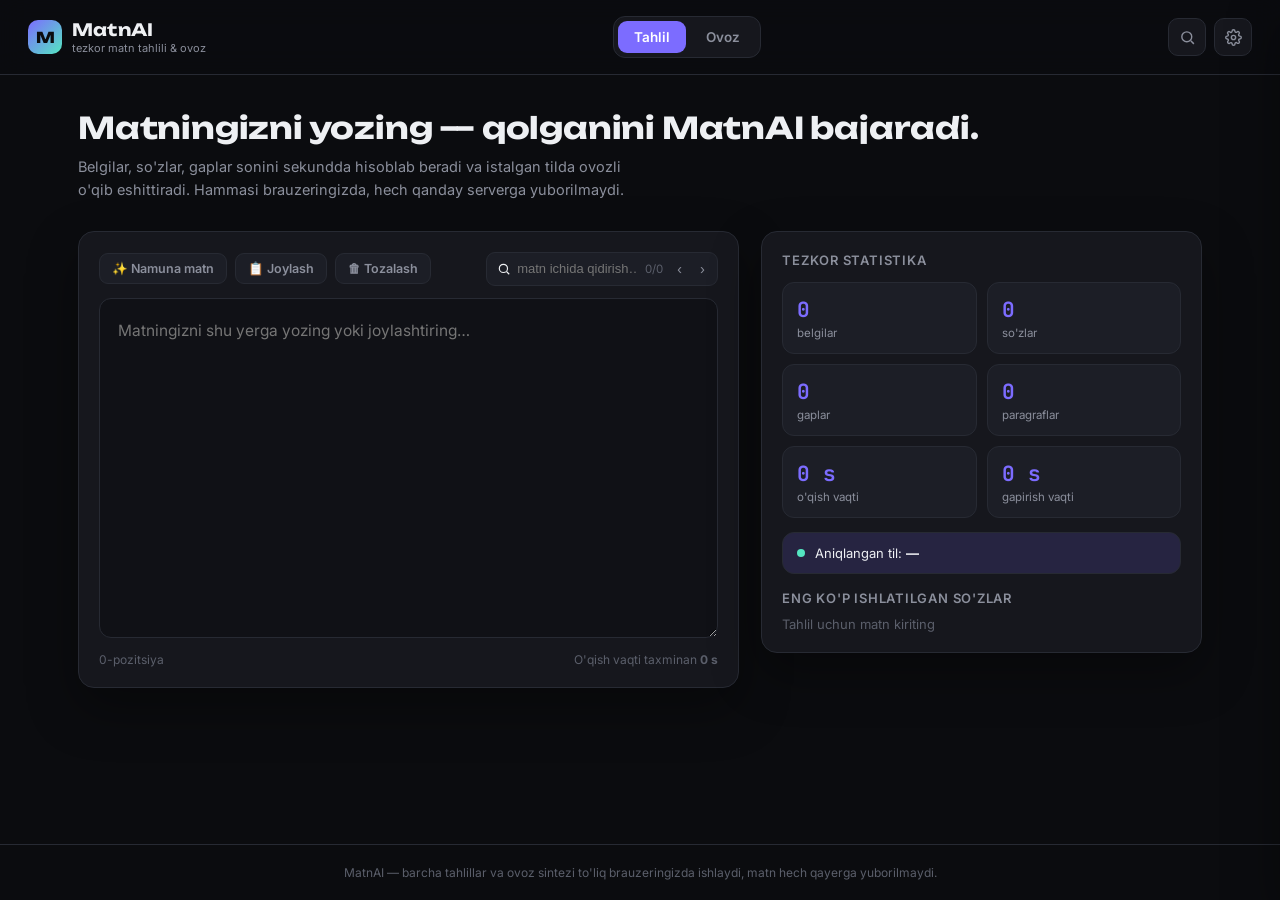
<file: matnai.html>
<!DOCTYPE html>
<html lang="uz" data-theme="dark">
<head>
<meta charset="UTF-8">
<meta name="viewport" content="width=device-width, initial-scale=1.0">
<title>MatnAI — Matnni tahlil qiling, tinglang</title>
<link rel="preconnect" href="https://fonts.googleapis.com">
<link href="https://fonts.googleapis.com/css2?family=Unbounded:wght@500;700;800&family=Inter:wght@400;500;600;700&family=JetBrains+Mono:wght@400;500;700&display=swap" rel="stylesheet">
<style>
  :root[data-theme="dark"]{
    --bg:#0b0c0f;
    --bg-soft:#101116;
    --surface:#16171d;
    --surface-2:#1c1e26;
    --border:#272a33;
    --text:#eef0f3;
    --text-dim:#8b8f9c;
    --text-faint:#5b5f6b;
    --accent:#7c6cff;
    --accent-2:#54e6c1;
    --accent-soft:rgba(124,108,255,.16);
    --danger:#ff6b6b;
    --shadow: 0 20px 50px rgba(0,0,0,.35);
  }
  :root[data-theme="light"]{
    --bg:#f6f5f2;
    --bg-soft:#efeee9;
    --surface:#ffffff;
    --surface-2:#f4f3ef;
    --border:#e3e1da;
    --text:#16171c;
    --text-dim:#666a74;
    --text-faint:#9b9ea6;
    --accent:#6650f0;
    --accent-2:#0fa483;
    --accent-soft:rgba(102,80,240,.10);
    --danger:#d8434a;
    --shadow: 0 20px 50px rgba(20,20,30,.08);
  }
  *{box-sizing:border-box;margin:0;padding:0;}
  html,body{height:100%;}
  body{
    background:var(--bg);
    color:var(--text);
    font-family:'Inter',sans-serif;
    -webkit-font-smoothing:antialiased;
    transition:background .25s ease, color .25s ease;
    overflow-x:hidden;
  }
  ::selection{background:var(--accent-soft); color:var(--text);}
  a{color:inherit;}
  button{font-family:inherit;}
  .mono{font-family:'JetBrains Mono',monospace;}
  .display{font-family:'Unbounded',sans-serif;}

  /* ---------- layout shell ---------- */
  .app{min-height:100%; display:flex; flex-direction:column;}
  header.topbar{
    position:sticky; top:0; z-index:40;
    display:flex; align-items:center; justify-content:space-between;
    padding:16px 28px;
    background:color-mix(in srgb, var(--bg) 80%, transparent);
    backdrop-filter:blur(14px);
    border-bottom:1px solid var(--border);
  }
  .brand{display:flex; align-items:center; gap:10px;}
  .brand .mark{
    width:34px;height:34px;border-radius:10px;
    background:linear-gradient(135deg, var(--accent), var(--accent-2));
    display:flex; align-items:center; justify-content:center;
    font-family:'Unbounded',sans-serif; font-weight:800; color:#0b0c0f; font-size:15px;
    flex:none;
  }
  .brand .name{font-family:'Unbounded',sans-serif; font-weight:700; font-size:17px; letter-spacing:.2px;}
  .brand .tag{font-size:11px; color:var(--text-dim); margin-top:1px;}

  nav.menu{display:flex; gap:4px; background:var(--surface); border:1px solid var(--border); border-radius:12px; padding:4px;}
  nav.menu button{
    border:none; background:transparent; color:var(--text-dim);
    padding:8px 16px; border-radius:9px; font-size:13.5px; font-weight:600; cursor:pointer;
    transition:.18s;
  }
  nav.menu button.active{background:var(--accent); color:#fff;}
  nav.menu button:not(.active):hover{color:var(--text); background:var(--surface-2);}

  .topbar-actions{display:flex; align-items:center; gap:8px;}
  .icon-btn{
    width:38px;height:38px; border-radius:10px; border:1px solid var(--border); background:var(--surface);
    display:flex; align-items:center; justify-content:center; cursor:pointer; color:var(--text-dim);
    transition:.18s;
  }
  .icon-btn:hover{color:var(--text); border-color:var(--accent); background:var(--surface-2);}
  .icon-btn svg{width:17px;height:17px;}

  main{flex:1; width:100%; max-width:1180px; margin:0 auto; padding:34px 28px 80px;}

  .hero{margin-bottom:30px;}
  .hero h1{font-family:'Unbounded',sans-serif; font-size:30px; font-weight:700; letter-spacing:-.2px; line-height:1.25;}
  .hero p{color:var(--text-dim); font-size:14.5px; margin-top:8px; max-width:560px; line-height:1.6;}

  /* ---------- section visibility ---------- */
  .view{display:none;}
  .view.active{display:block; animation:fadeUp .35s ease;}
  @keyframes fadeUp{from{opacity:0; transform:translateY(6px);} to{opacity:1; transform:translateY(0);}}

  /* ---------- analysis layout ---------- */
  .grid{display:grid; grid-template-columns:1.5fr 1fr; gap:22px;}
  @media (max-width:880px){.grid{grid-template-columns:1fr;}}

  .card{
    background:var(--surface); border:1px solid var(--border); border-radius:16px;
    padding:20px; box-shadow:var(--shadow);
  }
  .card h3{font-size:13px; text-transform:uppercase; letter-spacing:.06em; color:var(--text-dim); font-weight:600; margin-bottom:14px;}

  .editor-toolbar{display:flex; align-items:center; gap:8px; margin-bottom:12px; flex-wrap:wrap;}
  .pill-btn{
    border:1px solid var(--border); background:var(--surface-2); color:var(--text-dim);
    font-size:12.5px; font-weight:600; padding:7px 12px; border-radius:9px; cursor:pointer; transition:.18s;
    display:flex; align-items:center; gap:6px;
  }
  .pill-btn:hover{color:var(--text); border-color:var(--accent);}
  .pill-btn.danger:hover{color:var(--danger); border-color:var(--danger);}

  .search-in-text{margin-left:auto; display:flex; align-items:center; gap:6px; background:var(--surface-2); border:1px solid var(--border); border-radius:9px; padding:4px 6px 4px 10px;}
  .search-in-text input{background:transparent; border:none; outline:none; color:var(--text); font-size:13px; width:120px;}
  .search-in-text .count{font-size:11.5px; color:var(--text-faint); white-space:nowrap; padding:0 2px;}
  .search-in-text button{border:none; background:transparent; color:var(--text-dim); cursor:pointer; padding:4px 6px; border-radius:6px; font-size:13px;}
  .search-in-text button:hover{color:var(--accent);}

  textarea#editor{
    width:100%; min-height:340px; resize:vertical;
    background:var(--bg-soft); border:1px solid var(--border); border-radius:12px;
    color:var(--text); font-size:15.5px; line-height:1.75; padding:18px;
    font-family:'Inter',sans-serif; outline:none; transition:border-color .18s;
  }
  textarea#editor:focus{border-color:var(--accent);}
  .editor-footer{display:flex; justify-content:space-between; margin-top:10px; font-size:12px; color:var(--text-faint);}

  /* stats panel */
  .stat-grid{display:grid; grid-template-columns:1fr 1fr; gap:10px;}
  .stat{
    background:var(--surface-2); border:1px solid var(--border); border-radius:12px; padding:13px 14px;
  }
  .stat .num{font-family:'JetBrains Mono',monospace; font-size:21px; font-weight:700; color:var(--accent);}
  .stat .label{font-size:11.5px; color:var(--text-dim); margin-top:3px;}

  .lang-guess{
    margin-top:14px; display:flex; align-items:center; gap:10px;
    background:var(--accent-soft); border:1px solid var(--border); border-radius:12px; padding:12px 14px;
  }
  .lang-guess .dot{width:8px;height:8px;border-radius:50%; background:var(--accent-2); flex:none;}
  .lang-guess .t{font-size:13px;}
  .lang-guess .t b{font-weight:700;}

  .top-words{margin-top:16px;}
  .top-words h3{margin-bottom:10px;}
  .word-row{display:flex; align-items:center; gap:10px; font-size:13px; margin-bottom:8px;}
  .word-row .w{width:90px; flex:none; color:var(--text); font-weight:500; overflow:hidden; text-overflow:ellipsis; white-space:nowrap;}
  .word-row .bar-track{flex:1; height:6px; border-radius:4px; background:var(--surface-2); overflow:hidden;}
  .word-row .bar-fill{height:100%; background:linear-gradient(90deg, var(--accent), var(--accent-2)); border-radius:4px;}
  .word-row .c{width:22px; text-align:right; color:var(--text-faint); font-family:'JetBrains Mono',monospace; font-size:11.5px;}

  /* ---------- voice view ---------- */
  .voice-wrap{display:grid; grid-template-columns:1fr 320px; gap:22px;}
  @media (max-width:880px){.voice-wrap{grid-template-columns:1fr;}}

  .lang-chips{display:flex; flex-wrap:wrap; gap:8px; margin-bottom:18px;}
  .lang-chip{
    border:1px solid var(--border); background:var(--surface-2); color:var(--text-dim);
    padding:8px 14px; border-radius:999px; font-size:13px; font-weight:600; cursor:pointer; transition:.18s;
  }
  .lang-chip.active{background:var(--accent); border-color:var(--accent); color:#fff;}
  .lang-chip:not(.active):hover{color:var(--text); border-color:var(--accent);}

  .voice-stage{
    display:flex; flex-direction:column; align-items:center; justify-content:center;
    background:var(--bg-soft); border:1px solid var(--border); border-radius:16px; padding:40px 20px; min-height:220px;
  }
  .wave{display:flex; align-items:flex-end; gap:5px; height:64px; margin-bottom:22px;}
  .wave span{
    width:6px; border-radius:4px; background:var(--text-faint); height:14px;
    transition:height .12s ease, background .25s ease;
  }
  .wave.speaking span{background:var(--accent);}
  .play-row{display:flex; align-items:center; gap:14px;}
  .play-main{
    width:64px;height:64px;border-radius:50%; border:none; cursor:pointer;
    background:linear-gradient(135deg, var(--accent), var(--accent-2)); color:#0b0c0f;
    display:flex; align-items:center; justify-content:center; box-shadow:0 10px 30px var(--accent-soft);
    transition:transform .15s;
  }
  .play-main:hover{transform:scale(1.05);}
  .play-main svg{width:24px;height:24px;}
  .sub-btn{
    width:46px;height:46px;border-radius:50%; border:1px solid var(--border); background:var(--surface);
    color:var(--text-dim); cursor:pointer; display:flex; align-items:center; justify-content:center; transition:.18s;
  }
  .sub-btn:hover{color:var(--text); border-color:var(--accent);}
  .voice-status{margin-top:16px; font-size:12.5px; color:var(--text-faint); text-align:center;}

  .slider-row{margin-top:18px;}
  .slider-row label{display:flex; justify-content:space-between; font-size:12.5px; color:var(--text-dim); margin-bottom:6px;}
  .slider-row label .val{font-family:'JetBrains Mono',monospace; color:var(--accent);}
  input[type="range"]{
    -webkit-appearance:none; width:100%; height:4px; border-radius:4px; background:var(--surface-2); outline:none;
  }
  input[type="range"]::-webkit-slider-thumb{
    -webkit-appearance:none; width:16px; height:16px; border-radius:50%; background:var(--accent); cursor:pointer; border:3px solid var(--bg);
  }

  .mode-switch{display:flex; gap:8px; margin-bottom:20px; background:var(--surface); border:1px solid var(--border); border-radius:12px; padding:4px; width:fit-content;}
  .mode-btn{border:none; background:transparent; color:var(--text-dim); padding:9px 18px; border-radius:9px; font-size:13.5px; font-weight:600; cursor:pointer; transition:.18s;}
  .mode-btn.active{background:var(--accent); color:#fff;}
  .mode-btn:not(.active):hover{color:var(--text); background:var(--surface-2);}

  .hint{font-size:12.5px; color:var(--text-dim); line-height:1.5; margin-bottom:16px;}
  .text-input{
    width:100%; background:var(--surface-2); border:1px solid var(--border); color:var(--text);
    padding:10px 12px; border-radius:9px; font-size:13.5px; outline:none; font-family:'JetBrains Mono',monospace;
  }
  .text-input:focus{border-color:var(--accent);}

  .pill-btn.primary{background:var(--accent); border-color:var(--accent); color:#fff;}
  .pill-btn.primary:hover{filter:brightness(1.08); color:#fff;}
  .pill-btn.primary:disabled{opacity:.5; cursor:not-allowed;}

  .gen-status{font-size:12.5px; color:var(--text-dim); margin-top:12px; min-height:18px; display:flex; align-items:center; gap:8px;}
  .gen-status.err{color:var(--danger);}
  .gen-status.ok{color:var(--accent-2);}
  .spinner{width:14px; height:14px; border-radius:50%; border:2px solid var(--border); border-top-color:var(--accent); animation:spin .7s linear infinite; flex:none;}
  @keyframes spin{to{transform:rotate(360deg);}}

  .audio-result{margin-top:16px; padding-top:16px; border-top:1px solid var(--border);}
  .audio-result audio{border-radius:9px;}

  .backend-note{
    margin-top:18px; font-size:12px; line-height:1.6; color:var(--text-dim);
    background:var(--surface-2); border:1px solid var(--border); border-radius:11px; padding:12px 14px;
  }
  .backend-note code{background:var(--bg); border:1px solid var(--border); padding:1px 5px; border-radius:5px; font-family:'JetBrains Mono',monospace; font-size:11px;}

  select{
    width:100%; background:var(--surface-2); border:1px solid var(--border); color:var(--text);
    padding:10px 12px; border-radius:9px; font-size:13.5px; outline:none; cursor:pointer; font-family:'Inter',sans-serif;
  }
  .field{margin-bottom:16px;}
  .field label{display:block; font-size:12px; color:var(--text-dim); margin-bottom:7px; font-weight:600;}

  /* ---------- settings drawer ---------- */
  .overlay{
    position:fixed; inset:0; background:rgba(0,0,0,.4); backdrop-filter:blur(2px);
    opacity:0; pointer-events:none; transition:opacity .25s; z-index:60;
  }
  .overlay.show{opacity:1; pointer-events:auto;}
  .drawer{
    position:fixed; top:0; right:0; height:100%; width:380px; max-width:88vw;
    background:var(--surface); border-left:1px solid var(--border); box-shadow:var(--shadow);
    transform:translateX(100%); transition:transform .3s ease; z-index:61; padding:24px; overflow-y:auto;
  }
  .drawer.show{transform:translateX(0);}
  .drawer-head{display:flex; align-items:center; justify-content:space-between; margin-bottom:24px;}
  .drawer-head h2{font-family:'Unbounded',sans-serif; font-size:18px;}
  .setting-row{
    display:flex; align-items:center; justify-content:space-between; gap:14px;
    padding:14px 0; border-bottom:1px solid var(--border);
  }
  .setting-row:last-child{border-bottom:none;}
  .setting-row .t{font-size:13.5px; font-weight:600;}
  .setting-row .d{font-size:12px; color:var(--text-dim); margin-top:3px; line-height:1.4;}
  .switch{position:relative; width:44px; height:25px; flex:none;}
  .switch input{opacity:0; width:0; height:0;}
  .switch .track{
    position:absolute; inset:0; background:var(--surface-2); border:1px solid var(--border); border-radius:999px; cursor:pointer; transition:.2s;
  }
  .switch .track:before{
    content:""; position:absolute; width:17px; height:17px; left:3px; top:3px; background:var(--text-faint); border-radius:50%; transition:.2s;
  }
  .switch input:checked + .track{background:var(--accent); border-color:var(--accent);}
  .switch input:checked + .track:before{transform:translateX(19px); background:#fff;}

  .reset-btn{
    width:100%; margin-top:20px; padding:11px; border-radius:10px; border:1px solid var(--border);
    background:transparent; color:var(--text-dim); font-size:13px; font-weight:600; cursor:pointer; transition:.18s;
  }
  .reset-btn:hover{color:var(--danger); border-color:var(--danger);}

  /* ---------- command palette ---------- */
  .palette{
    position:fixed; top:14%; left:50%; transform:translateX(-50%) translateY(-10px);
    width:520px; max-width:90vw; background:var(--surface); border:1px solid var(--border);
    border-radius:16px; box-shadow:var(--shadow); z-index:71; opacity:0; pointer-events:none; transition:.2s;
  }
  .palette.show{opacity:1; pointer-events:auto; transform:translateX(-50%) translateY(0);}
  .palette input{
    width:100%; padding:18px 20px; background:transparent; border:none; outline:none; color:var(--text);
    font-size:15px; border-bottom:1px solid var(--border);
  }
  .palette-list{max-height:340px; overflow-y:auto; padding:8px;}
  .palette-item{
    display:flex; align-items:center; gap:12px; padding:11px 12px; border-radius:9px; cursor:pointer; font-size:13.5px;
  }
  .palette-item .k{color:var(--text-dim); width:20px; flex:none; text-align:center;}
  .palette-item.sel{background:var(--accent-soft);}
  .palette-empty{padding:24px; text-align:center; color:var(--text-faint); font-size:13px;}

  footer{text-align:center; color:var(--text-faint); font-size:12px; padding:20px; border-top:1px solid var(--border);}

  @media (max-width:680px){
    header.topbar{padding:14px 16px;}
    nav.menu{position:fixed; bottom:14px; left:50%; transform:translateX(-50%); z-index:39; box-shadow:var(--shadow);}
    main{padding:22px 16px 100px;}
    .brand .tag{display:none;}
  }
  @media (prefers-reduced-motion: reduce){
    *{animation:none !important; transition:none !important;}
  }
</style>
</head>
<body>
<div class="app">

  <header class="topbar">
    <div class="brand">
      <div class="mark">M</div>
      <div>
        <div class="name">MatnAI</div>
        <div class="tag">tezkor matn tahlili &amp; ovoz</div>
      </div>
    </div>

    <nav class="menu" id="menu">
      <button data-view="analiz" class="active">Tahlil</button>
      <button data-view="ovoz">Ovoz</button>
    </nav>

    <div class="topbar-actions">
      <button class="icon-btn" id="searchOpen" title="Qidiruv (Ctrl+K)">
        <svg viewBox="0 0 24 24" fill="none" stroke="currentColor" stroke-width="2"><circle cx="11" cy="11" r="7"/><path d="M21 21l-4.3-4.3"/></svg>
      </button>
      <button class="icon-btn" id="settingsOpen" title="Sozlamalar">
        <svg viewBox="0 0 24 24" fill="none" stroke="currentColor" stroke-width="2"><circle cx="12" cy="12" r="3"/><path d="M19.4 15a1.65 1.65 0 0 0 .33 1.82l.06.06a2 2 0 1 1-2.83 2.83l-.06-.06a1.65 1.65 0 0 0-1.82-.33 1.65 1.65 0 0 0-1 1.51V21a2 2 0 0 1-4 0v-.09A1.65 1.65 0 0 0 9 19.4a1.65 1.65 0 0 0-1.82.33l-.06.06a2 2 0 1 1-2.83-2.83l.06-.06a1.65 1.65 0 0 0 .33-1.82 1.65 1.65 0 0 0-1.51-1H3a2 2 0 0 1 0-4h.09A1.65 1.65 0 0 0 4.6 9a1.65 1.65 0 0 0-.33-1.82l-.06-.06a2 2 0 1 1 2.83-2.83l.06.06a1.65 1.65 0 0 0 1.82.33H9a1.65 1.65 0 0 0 1-1.51V3a2 2 0 0 1 4 0v.09a1.65 1.65 0 0 0 1 1.51 1.65 1.65 0 0 0 1.82-.33l.06-.06a2 2 0 1 1 2.83 2.83l-.06.06a1.65 1.65 0 0 0-.33 1.82V9a1.65 1.65 0 0 0 1.51 1H21a2 2 0 0 1 0 4h-.09a1.65 1.65 0 0 0-1.51 1z"/></svg>
      </button>
    </div>
  </header>

  <main>
    <div class="hero">
      <h1>Matningizni yozing — qolganini MatnAI bajaradi.</h1>
      <p>Belgilar, so'zlar, gaplar sonini sekundda hisoblab beradi va istalgan tilda ovozli o'qib eshittiradi. Hammasi brauzeringizda, hech qanday serverga yuborilmaydi.</p>
    </div>

    <!-- ===================== ANALIZ VIEW ===================== -->
    <section class="view active" id="view-analiz">
      <div class="grid">
        <div class="card">
          <div class="editor-toolbar">
            <button class="pill-btn" id="btnSample">✨ Namuna matn</button>
            <button class="pill-btn" id="btnPaste">📋 Joylash</button>
            <button class="pill-btn danger" id="btnClear">🗑 Tozalash</button>
            <div class="search-in-text">
              <svg width="14" height="14" viewBox="0 0 24 24" fill="none" stroke="currentColor" stroke-width="2"><circle cx="11" cy="11" r="7"/><path d="M21 21l-4.3-4.3"/></svg>
              <input id="inTextSearch" placeholder="matn ichida qidirish…">
              <span class="count" id="inTextCount">0/0</span>
              <button id="inTextPrev" title="Oldingi">‹</button>
              <button id="inTextNext" title="Keyingi">›</button>
            </div>
          </div>
          <textarea id="editor" placeholder="Matningizni shu yerga yozing yoki joylashtiring…"></textarea>
          <div class="editor-footer">
            <span id="cursorInfo">0-pozitsiya</span>
            <span>O'qish vaqti taxminan <b id="readTimeInline">0 s</b></span>
          </div>
        </div>

        <div>
          <div class="card">
            <h3>Tezkor statistika</h3>
            <div class="stat-grid">
              <div class="stat"><div class="num mono" id="statChars">0</div><div class="label">belgilar</div></div>
              <div class="stat"><div class="num mono" id="statWords">0</div><div class="label">so'zlar</div></div>
              <div class="stat"><div class="num mono" id="statSent">0</div><div class="label">gaplar</div></div>
              <div class="stat"><div class="num mono" id="statPara">0</div><div class="label">paragraflar</div></div>
              <div class="stat"><div class="num mono" id="statRead">0 s</div><div class="label">o'qish vaqti</div></div>
              <div class="stat"><div class="num mono" id="statSpeak">0 s</div><div class="label">gapirish vaqti</div></div>
            </div>

            <div class="lang-guess">
              <div class="dot"></div>
              <div class="t">Aniqlangan til: <b id="langGuess">—</b></div>
            </div>

            <div class="top-words">
              <h3>Eng ko'p ishlatilgan so'zlar</h3>
              <div id="topWordsBox"><div style="color:var(--text-faint); font-size:13px;">Tahlil uchun matn kiriting</div></div>
            </div>
          </div>
        </div>
      </div>
    </section>

    <!-- ===================== OVOZ VIEW ===================== -->
    <section class="view" id="view-ovoz">

      <div class="mode-switch" id="modeSwitch">
        <button class="mode-btn active" data-mode="neural">🎙 Neural ovoz (MP3)</button>
        <button class="mode-btn" data-mode="browser">⚡ Brauzer ovozi (tezkor)</button>
      </div>

      <!-- ---- NEURAL (backend) MODE ---- -->
      <div class="voice-wrap" id="modeNeural">
        <div class="card">
          <h3>Neural ovoz yaratish</h3>
          <p class="hint">edge-tts orqali ishlaydi, tabiiy ovoz beradi va natijani MP3 sifatida yuklab olishingiz mumkin.</p>

          <div class="field">
            <label>Backend manzili</label>
            <input type="text" id="backendUrl" placeholder="https://sizning-server.up.railway.app" class="text-input">
          </div>

          <div class="lang-chips" id="langChipsNeural">
            <button class="lang-chip active" data-lang="uz-UZ">O'zbek</button>
            <button class="lang-chip" data-lang="en-US">Ingliz</button>
            <button class="lang-chip" data-lang="ru-RU">Rus</button>
            <button class="lang-chip" data-lang="tr-TR">Turk</button>
            <button class="lang-chip" data-lang="ar-SA">Arab</button>
            <button class="lang-chip" data-lang="de-DE">Nemis</button>
          </div>

          <div class="field">
            <label>Ovoz</label>
            <select id="neuralVoiceSelect"></select>
          </div>

          <button class="pill-btn primary" id="btnGenerate" style="width:100%; justify-content:center; padding:12px;">
            ✨ MP3 yaratish
          </button>

          <div class="gen-status" id="genStatus"></div>

          <div class="audio-result" id="audioResult" style="display:none;">
            <audio id="audioPlayer" controls style="width:100%;"></audio>
            <a id="downloadLink" class="pill-btn primary" download="matnai_audio.mp3" style="margin-top:10px; width:100%; justify-content:center;">
              ⬇ MP3 yuklab olish
            </a>
          </div>
        </div>

        <div class="card">
          <h3>Ovoz sozlamalari</h3>
          <div class="slider-row">
            <label>Tezlik <span class="val" id="nRateVal">+0%</span></label>
            <input type="range" id="nRateSlider" min="-50" max="50" step="5" value="0">
          </div>
          <div class="slider-row">
            <label>Ohang <span class="val" id="nPitchVal">+0Hz</span></label>
            <input type="range" id="nPitchSlider" min="-30" max="30" step="5" value="0">
          </div>
          <div class="backend-note">
            <b>Backend hali ulanmagan bo'lsa:</b> yuklab olingan <code>server.py</code> va <code>requirements.txt</code> fayllarini Railway'ga (bot.py joylashtirgan usulingiz bilan) joylang, so'ng shu yerdagi "Backend manzili" maydoniga URL manzilini kiriting.
          </div>
        </div>
      </div>

      <!-- ---- BROWSER MODE ---- -->
      <div class="voice-wrap" id="modeBrowser" style="display:none;">
        <div class="card">
          <h3>Tilni tanlang</h3>
          <div class="lang-chips" id="langChips">
            <button class="lang-chip active" data-lang="auto">Avtomatik</button>
            <button class="lang-chip" data-lang="uz-UZ">O'zbek</button>
            <button class="lang-chip" data-lang="en-US">Ingliz</button>
            <button class="lang-chip" data-lang="ru-RU">Rus</button>
            <button class="lang-chip" data-lang="tr-TR">Turk</button>
            <button class="lang-chip" data-lang="ar-SA">Arab</button>
            <button class="lang-chip" data-lang="de-DE">Nemis</button>
          </div>

          <div class="field">
            <label>Ovoz (brauzeringizdagi mavjud ovozlar)</label>
            <select id="voiceSelect"></select>
          </div>

          <p class="hint">Bu rejim tezkor, lekin ovoz sifati operatsion tizimingizga bog'liq va MP3 yuklab bo'lmaydi. Yaxshi natija uchun Neural rejimdan foydalaning.</p>

          <div class="voice-stage">
            <div class="wave" id="wave">
              <span></span><span></span><span></span><span></span><span></span><span></span><span></span><span></span><span></span>
            </div>
            <div class="play-row">
              <button class="sub-btn" id="btnRestart" title="Boshidan">⏮</button>
              <button class="play-main" id="btnPlay" title="O'qish">
                <svg id="iconPlay" viewBox="0 0 24 24" fill="currentColor"><path d="M8 5v14l11-7z"/></svg>
              </button>
              <button class="sub-btn" id="btnStop" title="To'xtatish">⏹</button>
            </div>
            <div class="voice-status" id="voiceStatus">Matn kiritib, "o'qish" tugmasini bosing</div>
          </div>
        </div>

        <div class="card">
          <h3>Ovoz sozlamalari</h3>
          <div class="slider-row">
            <label>Tezlik <span class="val" id="rateVal">1.0×</span></label>
            <input type="range" id="rateSlider" min="0.5" max="2" step="0.1" value="1">
          </div>
          <div class="slider-row">
            <label>Ohang (pitch) <span class="val" id="pitchVal">1.0</span></label>
            <input type="range" id="pitchSlider" min="0" max="2" step="0.1" value="1">
          </div>
          <div class="slider-row">
            <label>Tovush balandligi <span class="val" id="volVal">100%</span></label>
            <input type="range" id="volSlider" min="0" max="1" step="0.05" value="1">
          </div>
        </div>
      </div>
    </section>
  </main>

  <footer>MatnAI — barcha tahlillar va ovoz sintezi to'liq brauzeringizda ishlaydi, matn hech qayerga yuborilmaydi.</footer>
</div>

<!-- ===================== SETTINGS DRAWER ===================== -->
<div class="overlay" id="overlay"></div>
<div class="drawer" id="drawer">
  <div class="drawer-head">
    <h2>Sozlamalar</h2>
    <button class="icon-btn" id="drawerClose">
      <svg viewBox="0 0 24 24" fill="none" stroke="currentColor" stroke-width="2"><path d="M18 6L6 18M6 6l12 12"/></svg>
    </button>
  </div>

  <div class="setting-row">
    <div>
      <div class="t">Qorong'u rejim</div>
      <div class="d">Interfeysni tungi ko'rinishga o'zgartiradi</div>
    </div>
    <label class="switch"><input type="checkbox" id="toggleDark" checked><span class="track"></span></label>
  </div>

  <div class="setting-row">
    <div>
      <div class="t">Avtomatik o'qish</div>
      <div class="d">Ovoz bo'limiga o'tganda matn avtomatik o'qiladi</div>
    </div>
    <label class="switch"><input type="checkbox" id="toggleAutoplay"><span class="track"></span></label>
  </div>

  <div class="setting-row">
    <div>
      <div class="t">Tilni avtomatik aniqlash</div>
      <div class="d">Matn tiliga qarab ovozni o'zi tanlaydi</div>
    </div>
    <label class="switch"><input type="checkbox" id="toggleAutoLang" checked><span class="track"></span></label>
  </div>

  <div class="setting-row">
    <div>
      <div class="t">Matn shrift o'lchami</div>
      <div class="d">Tahrirlash maydonidagi matn kattaligi</div>
    </div>
    <select id="fontSizeSelect" style="width:120px;">
      <option value="14">Kichik</option>
      <option value="15.5" selected>O'rtacha</option>
      <option value="18">Katta</option>
    </select>
  </div>

  <div class="setting-row">
    <div>
      <div class="t">O'qish tezligi (so'z/daqiqa)</div>
      <div class="d">"O'qish vaqti" hisob-kitobi uchun</div>
    </div>
    <select id="wpmSelect" style="width:120px;">
      <option value="160">160</option>
      <option value="200" selected>200</option>
      <option value="250">250</option>
    </select>
  </div>

  <button class="reset-btn" id="resetSettings">Sozlamalarni asliga qaytarish</button>
</div>

<!-- ===================== COMMAND PALETTE ===================== -->
<div class="overlay" id="paletteOverlay"></div>
<div class="palette" id="palette">
  <input id="paletteInput" placeholder="Buyruq yoki bo'lim qidiring…">
  <div class="palette-list" id="paletteList"></div>
</div>

<script>
(function(){
  // ---------- THEME ----------
  const root = document.documentElement;
  const toggleDark = document.getElementById('toggleDark');
  function setTheme(dark){
    root.setAttribute('data-theme', dark ? 'dark' : 'light');
    toggleDark.checked = dark;
  }
  toggleDark.addEventListener('change', e => setTheme(e.target.checked));

  // ---------- MENU / VIEWS ----------
  const menuBtns = document.querySelectorAll('#menu button');
  const views = { analiz: document.getElementById('view-analiz'), ovoz: document.getElementById('view-ovoz') };
  function showView(name){
    menuBtns.forEach(b => b.classList.toggle('active', b.dataset.view === name));
    Object.entries(views).forEach(([k, el]) => el.classList.toggle('active', k === name));
    if(name === 'ovoz' && settings.autoplay && editor.value.trim()){ speak(); }
  }
  menuBtns.forEach(b => b.addEventListener('click', () => showView(b.dataset.view)));

  // ---------- SETTINGS DRAWER ----------
  const drawer = document.getElementById('drawer');
  const overlay = document.getElementById('overlay');
  function openDrawer(){ drawer.classList.add('show'); overlay.classList.add('show'); }
  function closeDrawer(){ drawer.classList.remove('show'); overlay.classList.remove('show'); }
  document.getElementById('settingsOpen').addEventListener('click', openDrawer);
  document.getElementById('drawerClose').addEventListener('click', closeDrawer);
  overlay.addEventListener('click', closeDrawer);

  const settings = { autoplay:false, autoLang:true, fontSize:15.5, wpm:200 };
  document.getElementById('toggleAutoplay').addEventListener('change', e => settings.autoplay = e.target.checked);
  document.getElementById('toggleAutoLang').addEventListener('change', e => settings.autoLang = e.target.checked);
  document.getElementById('fontSizeSelect').addEventListener('change', e => {
    settings.fontSize = parseFloat(e.target.value);
    editor.style.fontSize = settings.fontSize + 'px';
  });
  document.getElementById('wpmSelect').addEventListener('change', e => {
    settings.wpm = parseInt(e.target.value); analyze();
  });
  document.getElementById('resetSettings').addEventListener('click', () => {
    setTheme(true);
    settings.autoplay = false; settings.autoLang = true; settings.fontSize = 15.5; settings.wpm = 200;
    document.getElementById('toggleAutoplay').checked = false;
    document.getElementById('toggleAutoLang').checked = true;
    document.getElementById('fontSizeSelect').value = '15.5';
    document.getElementById('wpmSelect').value = '200';
    editor.style.fontSize = '15.5px';
    rateSlider.value = 1; pitchSlider.value = 1; volSlider.value = 1;
    rateVal.textContent = '1.0×'; pitchVal.textContent = '1.0'; volVal.textContent = '100%';
    analyze();
  });

  // ---------- EDITOR / ANALYSIS ----------
  const editor = document.getElementById('editor');
  const sample = "Matn — bu fikrning eng qadimiy va eng kuchli tashuvchisi. U orqali g'oyalar avloddan-avlodga o'tadi, ilm tarqaladi va his-tuyg'ular ifodalanadi. Yaxshi yozilgan matn o'quvchini o'ylashga, his qilishga va harakatga undaydi. MatnAI sizga aynan shu matnlarni tezda tushunish va kerak bo'lsa, ovoz orqali eshitish imkonini beradi.";

  document.getElementById('btnSample').addEventListener('click', () => { editor.value = sample; analyze(); });
  document.getElementById('btnClear').addEventListener('click', () => { editor.value = ''; analyze(); });
  document.getElementById('btnPaste').addEventListener('click', async () => {
    try{ const t = await navigator.clipboard.readText(); editor.value += t; analyze(); }
    catch(e){ editor.focus(); }
  });

  const STOP = {
    uz: ["bo'lib","bo'ladi","uchun","bilan","lekin","ham","edi","yoki","shuningdek","kerak","emas","bu","va","u","bir","biz","men","siz"],
    en: ["the","and","is","are","was","were","for","with","that","this","have","has","but","you","not","with","from","they"],
    ru: ["и","в","не","на","что","он","она","как","но","для","от","это","я","вы","мы","быть"]
  };

  function detectLang(text){
    const low = text.toLowerCase();
    let scores = {uz:0, en:0, ru:0};
    Object.keys(STOP).forEach(k => {
      STOP[k].forEach(w => { if(low.includes(' '+w+' ') || low.startsWith(w+' ')) scores[k]++; });
    });
    if(/[а-яё]/i.test(text)) scores.ru += 5;
    if(/[o'g'ʻʼ]|[ʻʼ]/i.test(text)) scores.uz += 2;
    const best = Object.entries(scores).sort((a,b)=>b[1]-a[1])[0];
    if(best[1] === 0) return {code:'auto', label:'Aniqlanmadi'};
    const map = {uz:"O'zbekcha", en:"Inglizcha", ru:"Ruscha"};
    return {code:best[0], label:map[best[0]]};
  }

  function analyze(){
    const text = editor.value;
    const trimmed = text.trim();
    const chars = text.length;
    const words = trimmed ? (trimmed.match(/[\p{L}\p{N}'’ʻ]+/gu) || []) : [];
    const sentences = trimmed ? (trimmed.match(/[^.!?…]+[.!?…]+/g) || (trimmed ? [trimmed] : [])) : [];
    const paragraphs = trimmed ? trimmed.split(/\n{1,}/).filter(p => p.trim().length) : [];

    document.getElementById('statChars').textContent = chars;
    document.getElementById('statWords').textContent = words.length;
    document.getElementById('statSent').textContent = sentences.length;
    document.getElementById('statPara').textContent = paragraphs.length || (trimmed ? 1 : 0);

    const readSec = Math.round((words.length / settings.wpm) * 60);
    const speakSec = Math.round(words.length / 2.5);
    document.getElementById('statRead').textContent = formatTime(readSec);
    document.getElementById('statSpeak').textContent = formatTime(speakSec);
    document.getElementById('readTimeInline').textContent = formatTime(readSec);

    const lang = detectLang(trimmed);
    document.getElementById('langGuess').textContent = trimmed ? lang.label : '—';

    renderTopWords(words);
    updateInTextSearch();
  }

  function formatTime(sec){
    if(sec < 60) return sec + ' s';
    const m = Math.floor(sec/60), s = sec % 60;
    return m + ' d ' + s + ' s';
  }

  function renderTopWords(words){
    const box = document.getElementById('topWordsBox');
    if(!words.length){ box.innerHTML = '<div style="color:var(--text-faint); font-size:13px;">Tahlil uchun matn kiriting</div>'; return; }
    const freq = {};
    words.forEach(w => {
      const lw = w.toLowerCase();
      if(lw.length < 3) return;
      freq[lw] = (freq[lw]||0)+1;
    });
    const top = Object.entries(freq).sort((a,b)=>b[1]-a[1]).slice(0,5);
    if(!top.length){ box.innerHTML = '<div style="color:var(--text-faint); font-size:13px;">Yetarli ma\'lumot yo\'q</div>'; return; }
    const max = top[0][1];
    box.innerHTML = top.map(([w,c]) => `
      <div class="word-row">
        <div class="w">${w}</div>
        <div class="bar-track"><div class="bar-fill" style="width:${(c/max*100).toFixed(0)}%"></div></div>
        <div class="c">${c}</div>
      </div>`).join('');
  }

  editor.addEventListener('input', analyze);
  editor.addEventListener('click', updateCursor);
  editor.addEventListener('keyup', updateCursor);
  function updateCursor(){ document.getElementById('cursorInfo').textContent = editor.selectionStart + '-pozitsiya'; }

  // ---------- IN-TEXT SEARCH ----------
  const inTextSearch = document.getElementById('inTextSearch');
  const inTextCount = document.getElementById('inTextCount');
  let matches = [], matchIndex = -1;

  function updateInTextSearch(){
    const q = inTextSearch.value;
    matches = [];
    if(q){
      const text = editor.value.toLowerCase();
      const ql = q.toLowerCase();
      let pos = 0;
      while(true){
        const idx = text.indexOf(ql, pos);
        if(idx === -1) break;
        matches.push(idx);
        pos = idx + ql.length;
      }
    }
    matchIndex = matches.length ? 0 : -1;
    inTextCount.textContent = (matches.length ? matchIndex+1 : 0) + '/' + matches.length;
  }
  inTextSearch.addEventListener('input', updateInTextSearch);
  function gotoMatch(dir){
    if(!matches.length) return;
    matchIndex = (matchIndex + dir + matches.length) % matches.length;
    const start = matches[matchIndex], end = start + inTextSearch.value.length;
    editor.focus();
    editor.setSelectionRange(start, end);
    const lineHeight = 24;
    const linesBefore = editor.value.slice(0, start).split('\n').length;
    editor.scrollTop = Math.max(0, (linesBefore - 4) * lineHeight);
    inTextCount.textContent = (matchIndex+1) + '/' + matches.length;
  }
  document.getElementById('inTextNext').addEventListener('click', () => gotoMatch(1));
  document.getElementById('inTextPrev').addEventListener('click', () => gotoMatch(-1));
  inTextSearch.addEventListener('keydown', e => { if(e.key === 'Enter') gotoMatch(e.shiftKey ? -1 : 1); });

  // ---------- MODE SWITCH (Neural vs Browser) ----------
  const modeNeural = document.getElementById('modeNeural');
  const modeBrowser = document.getElementById('modeBrowser');
  document.querySelectorAll('.mode-btn').forEach(btn => {
    btn.addEventListener('click', () => {
      document.querySelectorAll('.mode-btn').forEach(b => b.classList.remove('active'));
      btn.classList.add('active');
      const isNeural = btn.dataset.mode === 'neural';
      modeNeural.style.display = isNeural ? '' : 'none';
      modeBrowser.style.display = isNeural ? 'none' : '';
      if(!isNeural){ speechSynthesis.cancel(); }
    });
  });

  // ---------- NEURAL BACKEND TTS ----------
  const backendUrlInput = document.getElementById('backendUrl');
  const neuralVoiceSelect = document.getElementById('neuralVoiceSelect');
  const genStatus = document.getElementById('genStatus');
  const audioResult = document.getElementById('audioResult');
  const audioPlayer = document.getElementById('audioPlayer');
  const downloadLink = document.getElementById('downloadLink');
  const btnGenerate = document.getElementById('btnGenerate');

  const FALLBACK_VOICES = {
    "uz-UZ": [{name:"uz-UZ-MadinaNeural", gender:"Ayol"}, {name:"uz-UZ-SardorNeural", gender:"Erkak"}],
    "en-US": [{name:"en-US-AvaNeural", gender:"Ayol"}, {name:"en-US-AndrewNeural", gender:"Erkak"}, {name:"en-US-EmmaNeural", gender:"Ayol"}],
    "ru-RU": [{name:"ru-RU-SvetlanaNeural", gender:"Ayol"}, {name:"ru-RU-DmitryNeural", gender:"Erkak"}],
    "tr-TR": [{name:"tr-TR-EmelNeural", gender:"Ayol"}, {name:"tr-TR-AhmetNeural", gender:"Erkak"}],
    "ar-SA": [{name:"ar-SA-ZariyahNeural", gender:"Ayol"}, {name:"ar-SA-HamedNeural", gender:"Erkak"}],
    "de-DE": [{name:"de-DE-KatjaNeural", gender:"Ayol"}, {name:"de-DE-ConradNeural", gender:"Erkak"}],
  };
  let neuralLang = 'uz-UZ';

  function populateNeuralVoices(){
    const list = FALLBACK_VOICES[neuralLang] || [];
    neuralVoiceSelect.innerHTML = list.map(v => `<option value="${v.name}">${v.name} — ${v.gender}</option>`).join('');
  }
  populateNeuralVoices();

  document.querySelectorAll('#langChipsNeural .lang-chip').forEach(chip => {
    chip.addEventListener('click', () => {
      document.querySelectorAll('#langChipsNeural .lang-chip').forEach(c => c.classList.remove('active'));
      chip.classList.add('active');
      neuralLang = chip.dataset.lang;
      populateNeuralVoices();
    });
  });

  const nRateSlider = document.getElementById('nRateSlider');
  const nPitchSlider = document.getElementById('nPitchSlider');
  const nRateVal = document.getElementById('nRateVal');
  const nPitchVal = document.getElementById('nPitchVal');
  nRateSlider.addEventListener('input', () => nRateVal.textContent = (nRateSlider.value >= 0 ? '+' : '') + nRateSlider.value + '%');
  nPitchSlider.addEventListener('input', () => nPitchVal.textContent = (nPitchSlider.value >= 0 ? '+' : '') + nPitchSlider.value + 'Hz');

  function setGenStatus(msg, kind){
    genStatus.className = 'gen-status' + (kind ? ' ' + kind : '');
    genStatus.innerHTML = kind === 'loading' ? `<span class="spinner"></span>${msg}` : msg;
  }

  btnGenerate.addEventListener('click', async () => {
    const text = editor.value.trim();
    if(!text){ setGenStatus("Avval Tahlil bo'limida matn kiriting", 'err'); return; }
    const url = backendUrlInput.value.trim().replace(/\/$/, '');
    if(!url){ setGenStatus("Avval backend manzilini kiriting", 'err'); return; }

    btnGenerate.disabled = true;
    audioResult.style.display = 'none';
    setGenStatus('Neural ovoz yaratilmoqda…', 'loading');

    const rate = (nRateSlider.value >= 0 ? '+' : '') + nRateSlider.value + '%';
    const pitch = (nPitchSlider.value >= 0 ? '+' : '') + nPitchSlider.value + 'Hz';

    try{
      const res = await fetch(url + '/tts', {
        method: 'POST',
        headers: { 'Content-Type': 'application/json' },
        body: JSON.stringify({ text, voice: neuralVoiceSelect.value, rate, pitch })
      });
      if(!res.ok){
        const err = await res.json().catch(() => ({}));
        throw new Error(err.detail || `Server xatosi (${res.status})`);
      }
      const blob = await res.blob();
      const objUrl = URL.createObjectURL(blob);
      audioPlayer.src = objUrl;
      downloadLink.href = objUrl;
      const stamp = new Date().toISOString().slice(0,19).replace(/[:T]/g,'-');
      downloadLink.download = `matnai_${stamp}.mp3`;
      audioResult.style.display = '';
      setGenStatus('Tayyor! Pastda tinglashingiz yoki yuklab olishingiz mumkin.', 'ok');
      audioPlayer.play().catch(() => {});
    } catch(e){
      setGenStatus('Xato: ' + e.message + ' — backend manzili to\'g\'riligini va ishlab turganini tekshiring.', 'err');
    } finally {
      btnGenerate.disabled = false;
    }
  });

  // ---------- VOICE / TTS (browser fallback) ----------
  let voices = [];
  let selectedLang = 'auto';
  const wave = document.getElementById('wave');
  const waveBars = wave.querySelectorAll('span');
  const voiceSelect = document.getElementById('voiceSelect');
  const voiceStatus = document.getElementById('voiceStatus');
  let utterance = null;

  function loadVoices(){
    voices = speechSynthesis.getVoices();
    populateVoiceSelect();
  }
  function populateVoiceSelect(){
    let list = voices;
    if(selectedLang !== 'auto'){
      const prefix = selectedLang.split('-')[0];
      const filtered = voices.filter(v => v.lang.toLowerCase().startsWith(prefix));
      list = filtered.length ? filtered : voices;
    }
    voiceSelect.innerHTML = list.map((v,i) => `<option value="${voices.indexOf(v)}">${v.name} (${v.lang})</option>`).join('')
      || '<option>Ovozlar yuklanmoqda…</option>';
  }
  speechSynthesis.onvoiceschanged = loadVoices;
  loadVoices();

  document.querySelectorAll('.lang-chip').forEach(chip => {
    chip.addEventListener('click', () => {
      document.querySelectorAll('.lang-chip').forEach(c => c.classList.remove('active'));
      chip.classList.add('active');
      selectedLang = chip.dataset.lang;
      populateVoiceSelect();
    });
  });

  const rateSlider = document.getElementById('rateSlider');
  const pitchSlider = document.getElementById('pitchSlider');
  const volSlider = document.getElementById('volSlider');
  const rateVal = document.getElementById('rateVal');
  const pitchVal = document.getElementById('pitchVal');
  const volVal = document.getElementById('volVal');
  rateSlider.addEventListener('input', () => rateVal.textContent = parseFloat(rateSlider.value).toFixed(1) + '×');
  pitchSlider.addEventListener('input', () => pitchVal.textContent = parseFloat(pitchSlider.value).toFixed(1));
  volSlider.addEventListener('input', () => volVal.textContent = Math.round(volSlider.value*100) + '%');

  function pulseWave(active){
    wave.classList.toggle('speaking', active);
    if(active){
      waveBars.forEach(b => { b.style.height = (10 + Math.random()*54) + 'px'; });
    } else {
      waveBars.forEach(b => b.style.height = '14px');
    }
  }
  let waveTimer = null;

  function speak(){
    if(!editor.value.trim()){ voiceStatus.textContent = "Avval matn kiriting"; return; }
    speechSynthesis.cancel();
    utterance = new SpeechSynthesisUtterance(editor.value);

    const idx = voiceSelect.value;
    if(idx !== '' && voices[idx]) utterance.voice = voices[idx];
    utterance.lang = selectedLang === 'auto' ? (utterance.voice ? utterance.voice.lang : 'uz-UZ') : selectedLang;
    utterance.rate = parseFloat(rateSlider.value);
    utterance.pitch = parseFloat(pitchSlider.value);
    utterance.volume = parseFloat(volSlider.value);

    utterance.onstart = () => {
      voiceStatus.textContent = "O'qilmoqda…";
      iconPlay.outerHTML = '<svg id="iconPlay" viewBox="0 0 24 24" fill="currentColor"><rect x="6" y="5" width="4" height="14"/><rect x="14" y="5" width="4" height="14"/></svg>';
      pulseWave(true);
      waveTimer = setInterval(() => pulseWave(true), 110);
    };
    utterance.onboundary = () => pulseWave(true);
    utterance.onend = stopUI;
    utterance.onerror = stopUI;
    speechSynthesis.speak(utterance);
  }
  function stopUI(){
    clearInterval(waveTimer);
    pulseWave(false);
    voiceStatus.textContent = "Matn kiritib, \"o'qish\" tugmasini bosing";
    const ip = document.getElementById('iconPlay');
    if(ip) ip.outerHTML = '<svg id="iconPlay" viewBox="0 0 24 24" fill="currentColor"><path d="M8 5v14l11-7z"/></svg>';
  }
  let iconPlay = document.getElementById('iconPlay');
  document.getElementById('btnPlay').addEventListener('click', () => {
    if(speechSynthesis.speaking && !speechSynthesis.paused){ speechSynthesis.pause(); voiceStatus.textContent = "Pauza"; clearInterval(waveTimer); pulseWave(false); }
    else if(speechSynthesis.paused){ speechSynthesis.resume(); voiceStatus.textContent = "O'qilmoqda…"; waveTimer = setInterval(() => pulseWave(true), 110); }
    else { speak(); }
  });
  document.getElementById('btnStop').addEventListener('click', () => { speechSynthesis.cancel(); stopUI(); });
  document.getElementById('btnRestart').addEventListener('click', () => { speak(); });

  // ---------- COMMAND PALETTE ----------
  const palette = document.getElementById('palette');
  const paletteOverlay = document.getElementById('paletteOverlay');
  const paletteInput = document.getElementById('paletteInput');
  const paletteList = document.getElementById('paletteList');

  const actions = [
    { k:'⌘', label:"Tahlil bo'limini ochish", run:() => showView('analiz') },
    { k:'⌘', label:"Ovoz bo'limini ochish", run:() => showView('ovoz') },
    { k:'⚙', label:"Sozlamalarni ochish", run:openDrawer },
    { k:'☾', label:"Qorong'u/yorug' rejimni almashtirish", run:() => setTheme(root.getAttribute('data-theme') !== 'dark') },
    { k:'▶', label:"Matnni o'qish (TTS)", run:() => { showView('ovoz'); speak(); } },
    { k:'⏹', label:"O'qishni to'xtatish", run:() => { speechSynthesis.cancel(); stopUI(); } },
    { k:'✨', label:"Namuna matn qo'yish", run:() => { editor.value = sample; analyze(); showView('analiz'); } },
    { k:'🗑', label:"Matnni tozalash", run:() => { editor.value=''; analyze(); } },
  ];
  let paletteSel = 0, filtered = actions;

  function openPalette(){
    palette.classList.add('show'); paletteOverlay.classList.add('show');
    paletteInput.value=''; paletteInput.focus(); renderPalette('');
  }
  function closePalette(){ palette.classList.remove('show'); paletteOverlay.classList.remove('show'); }
  function renderPalette(q){
    filtered = actions.filter(a => a.label.toLowerCase().includes(q.toLowerCase()));
    paletteSel = 0;
    paletteList.innerHTML = filtered.length ? filtered.map((a,i) => `
      <div class="palette-item ${i===0?'sel':''}" data-i="${i}"><span class="k">${a.k}</span><span>${a.label}</span></div>
    `).join('') : '<div class="palette-empty">Hech narsa topilmadi</div>';
  }
  paletteInput.addEventListener('input', e => renderPalette(e.target.value));
  paletteInput.addEventListener('keydown', e => {
    if(e.key === 'Escape') closePalette();
    if(e.key === 'ArrowDown'){ e.preventDefault(); paletteSel = Math.min(paletteSel+1, filtered.length-1); refreshSel(); }
    if(e.key === 'ArrowUp'){ e.preventDefault(); paletteSel = Math.max(paletteSel-1, 0); refreshSel(); }
    if(e.key === 'Enter' && filtered[paletteSel]){ filtered[paletteSel].run(); closePalette(); }
  });
  function refreshSel(){
    paletteList.querySelectorAll('.palette-item').forEach((el,i) => el.classList.toggle('sel', i===paletteSel));
  }
  paletteList.addEventListener('click', e => {
    const item = e.target.closest('.palette-item');
    if(item){ filtered[+item.dataset.i].run(); closePalette(); }
  });
  document.getElementById('searchOpen').addEventListener('click', openPalette);
  paletteOverlay.addEventListener('click', closePalette);
  document.addEventListener('keydown', e => {
    if((e.ctrlKey || e.metaKey) && e.key.toLowerCase() === 'k'){ e.preventDefault(); openPalette(); }
    if(e.key === 'Escape'){ closeDrawer(); closePalette(); }
  });

  analyze();
})();
</script>
</body>
</html>
</file>
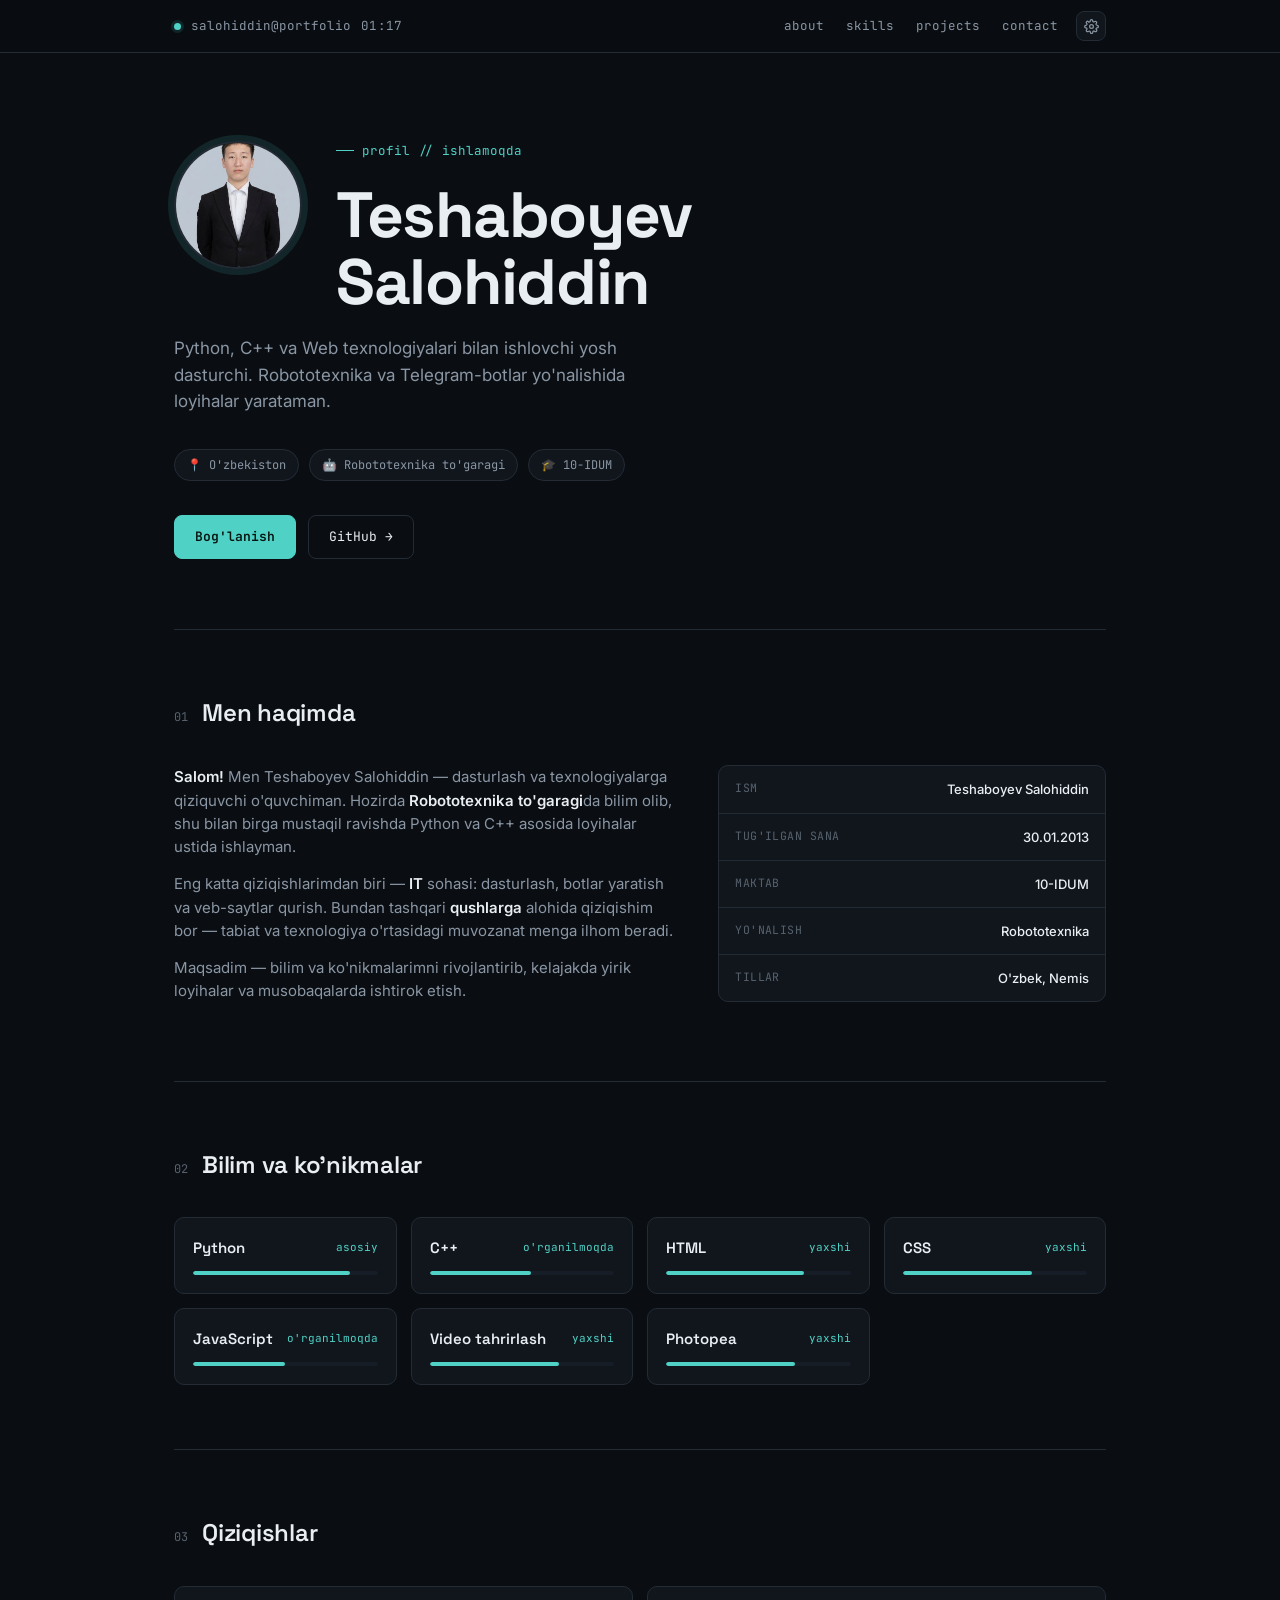
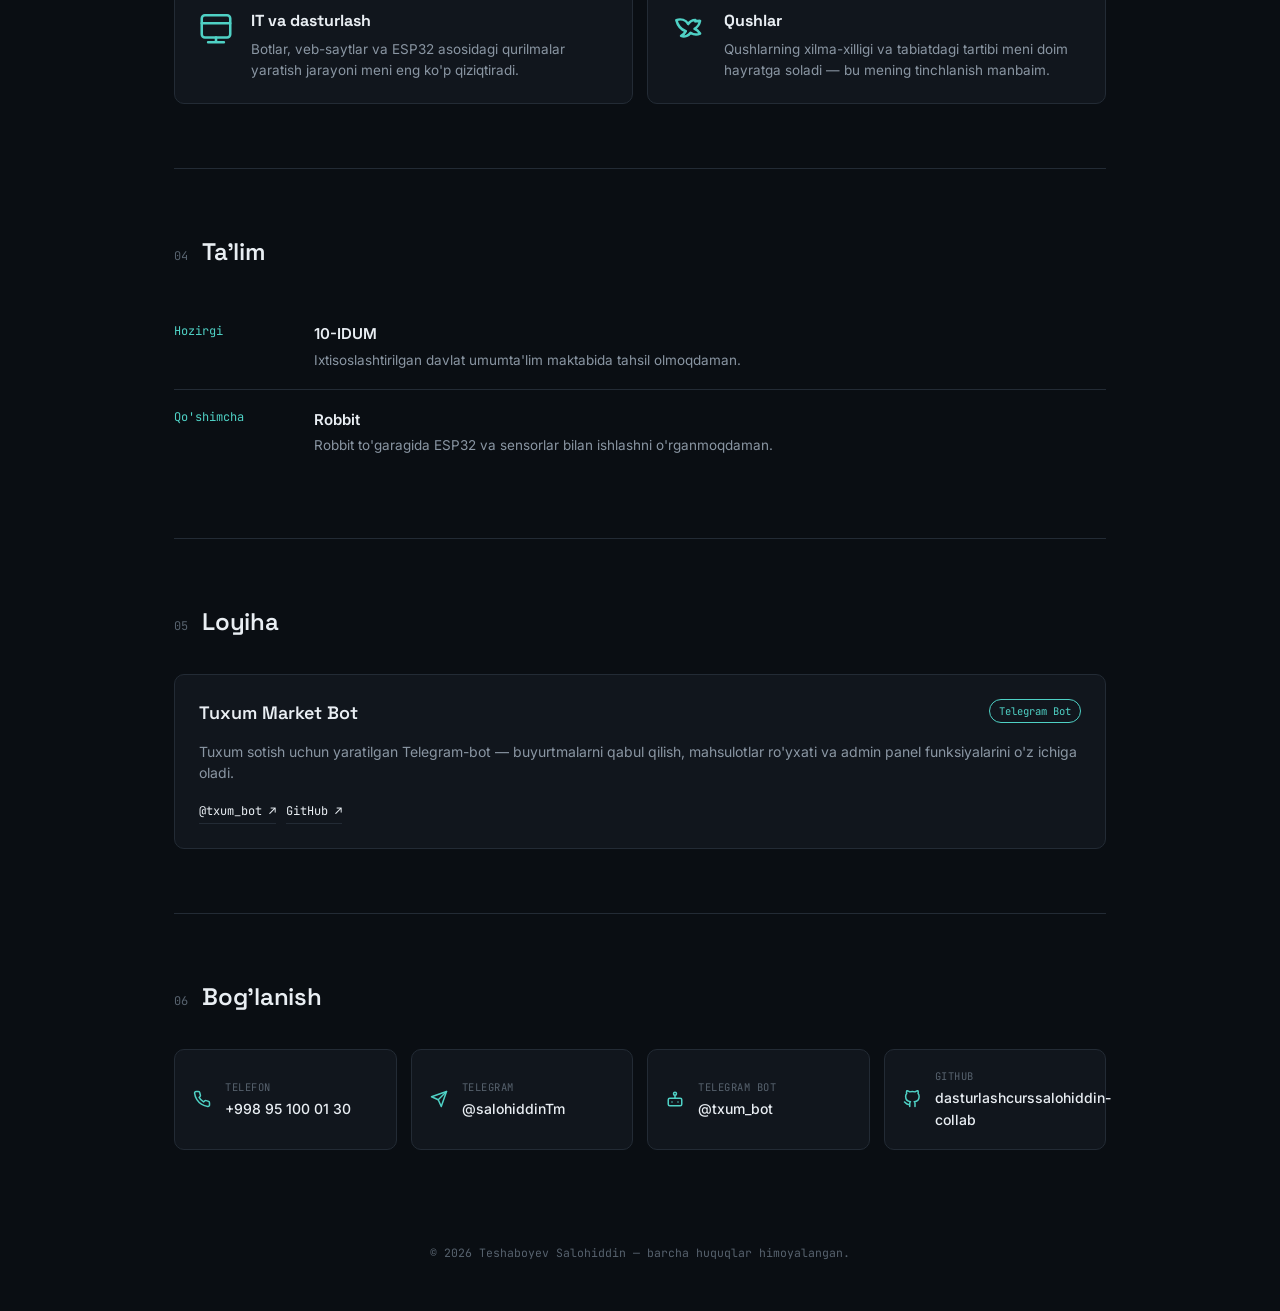
<file: men.html>
<!DOCTYPE html>
<html lang="uz">
<head>
<meta charset="UTF-8">
<meta name="viewport" content="width=device-width, initial-scale=1.0">
<title>Teshaboyev Salohiddin — Dasturchi</title>
<meta name="description" content="Teshaboyev Salohiddin — Python, C++, Web va Robototexnika bilan shug'ullanuvchi yosh dasturchi.">
<link rel="preconnect" href="https://fonts.googleapis.com">
<link rel="preconnect" href="https://fonts.gstatic.com" crossorigin>
<link href="https://fonts.googleapis.com/css2?family=Space+Grotesk:wght@400;500;600;700&family=Inter:wght@400;500;600&family=JetBrains+Mono:wght@400;500;600&display=swap" rel="stylesheet">
<style>
  :root{
    --bg: #0a0e13;
    --bg-elev: #11161d;
    --bg-elev-2: #161d26;
    --line: #232b35;
    --text: #e9eef3;
    --text-dim: #8a96a3;
    --text-faint: #57626e;
    --accent: #4fd1c5;
    --accent-soft: rgba(79,209,197,0.12);
    --accent-text: #07140f;
    --radius: 10px;
    --mono: 'JetBrains Mono', monospace;
    --display: 'Space Grotesk', sans-serif;
    --body: 'Inter', sans-serif;
  }
  [data-theme="light"]{
    --bg: #f5f3ee;
    --bg-elev: #ffffff;
    --bg-elev-2: #ecebe5;
    --line: #ddd9cf;
    --text: #181614;
    --text-dim: #5b564d;
    --text-faint: #918c80;
    --accent-soft: rgba(79,209,197,0.16);
  }
  [data-accent="amber"]{ --accent:#f2a65a; }
  [data-accent="violet"]{ --accent:#a78bfa; }
  [data-accent="rose"]{ --accent:#fb7185; }
  [data-accent="teal"]{ --accent:#4fd1c5; }

  *{box-sizing:border-box; margin:0; padding:0;}
  html{scroll-behavior:smooth;}
  body{
    background:var(--bg);
    color:var(--text);
    font-family:var(--body);
    line-height:1.55;
    transition:background .35s ease, color .35s ease;
    overflow-x:hidden;
  }
  @media (prefers-reduced-motion: reduce){
    html{scroll-behavior:auto;}
    *{animation-duration:0.001ms !important; transition-duration:0.001ms !important;}
  }
  a{color:inherit; text-decoration:none;}
  ::selection{background:var(--accent); color:var(--accent-text);}

  .wrap{max-width:980px; margin:0 auto; padding:0 24px;}

  /* ---- status bar ---- */
  .statusbar{
    position:sticky; top:0; z-index:50;
    background:color-mix(in srgb, var(--bg) 88%, transparent);
    backdrop-filter:blur(10px);
    border-bottom:1px solid var(--line);
  }
  .statusbar-inner{
    max-width:980px; margin:0 auto; padding:0 24px;
    display:flex; align-items:center; justify-content:space-between;
    height:52px; font-family:var(--mono); font-size:12.5px; color:var(--text-dim);
  }
  .statusbar-left{display:flex; align-items:center; gap:10px;}
  .dot{width:7px; height:7px; border-radius:50%; background:var(--accent); box-shadow:0 0 0 3px var(--accent-soft);}
  .statusbar-right{display:flex; align-items:center; gap:18px;}
  .clock{letter-spacing:0.02em;}
  .settings-btn{
    width:30px; height:30px; display:flex; align-items:center; justify-content:center;
    border:1px solid var(--line); border-radius:8px; background:var(--bg-elev);
    cursor:pointer; transition:border-color .2s, transform .4s;
  }
  .settings-btn:hover{border-color:var(--accent);}
  .settings-btn.spin svg{transform:rotate(75deg);}
  .settings-btn svg{transition:transform .4s ease; stroke:var(--text-dim); width:15px; height:15px;}

  /* ---- nav ---- */
  nav{display:flex; gap:22px;}
  nav a{font-size:12.5px; color:var(--text-dim); transition:color .2s;}
  nav a:hover{color:var(--text);}

  /* ---- hero ---- */
  .hero{padding:88px 0 70px; position:relative;}
  .hero-top{display:flex; align-items:flex-start; gap:34px; flex-wrap:wrap;}
  .hero-photo{
    flex:none; width:128px; height:128px; border-radius:50%;
    overflow:hidden; border:2px solid var(--line);
    box-shadow:0 0 0 6px var(--accent-soft);
  }
  .hero-photo img{width:100%; height:100%; object-fit:cover; display:block;}
  @media (max-width:560px){
    .hero-photo{width:96px; height:96px;}
  }
  .eyebrow{
    font-family:var(--mono); font-size:12.5px; color:var(--accent);
    display:flex; align-items:center; gap:8px; margin-bottom:22px;
  }
  .eyebrow::before{content:''; width:18px; height:1px; background:var(--accent);}
  h1{
    font-family:var(--display); font-weight:700;
    font-size:clamp(38px, 6vw, 64px); line-height:1.04; letter-spacing:-0.02em;
    max-width:11ch;
  }
  .cursor{display:inline-block; width:.5ch; background:var(--accent); animation:blink 1.1s steps(1) infinite; margin-left:2px;}
  @keyframes blink{50%{opacity:0;}}
  .hero-sub{
    margin-top:20px; font-size:17px; color:var(--text-dim); max-width:46ch;
  }
  .hero-meta{
    margin-top:34px; display:flex; flex-wrap:wrap; gap:10px;
  }
  .chip{
    font-family:var(--mono); font-size:12px; color:var(--text-dim);
    border:1px solid var(--line); padding:6px 12px; border-radius:999px;
    background:var(--bg-elev);
  }
  .hero-actions{margin-top:34px; display:flex; gap:12px; flex-wrap:wrap;}
  .btn{
    font-family:var(--mono); font-size:13px; padding:11px 20px; border-radius:8px;
    border:1px solid var(--line); transition:all .2s ease; display:inline-flex; align-items:center; gap:8px;
  }
  .btn-primary{background:var(--accent); color:var(--accent-text); border-color:var(--accent); font-weight:600;}
  .btn-primary:hover{filter:brightness(1.08); transform:translateY(-1px);}
  .btn-ghost{color:var(--text); background:transparent;}
  .btn-ghost:hover{border-color:var(--accent); color:var(--accent);}

  /* ---- section shell ---- */
  section{padding:64px 0; border-top:1px solid var(--line);}
  .sec-head{display:flex; align-items:baseline; gap:14px; margin-bottom:34px;}
  .sec-num{font-family:var(--mono); font-size:12px; color:var(--text-faint);}
  .sec-title{font-family:var(--display); font-weight:600; font-size:24px; letter-spacing:-0.01em;}

  /* ---- about ---- */
  .about-grid{display:grid; grid-template-columns:1.3fr 1fr; gap:40px;}
  @media (max-width:720px){.about-grid{grid-template-columns:1fr;}}
  .about-text p{color:var(--text-dim); font-size:15px; margin-bottom:14px;}
  .about-text strong{color:var(--text); font-weight:600;}
  .facts{display:flex; flex-direction:column; gap:0; border:1px solid var(--line); border-radius:var(--radius); overflow:hidden; background:var(--bg-elev); height:fit-content;}
  .fact{display:flex; justify-content:space-between; padding:13px 16px; font-size:13px; border-bottom:1px solid var(--line);}
  .fact:last-child{border-bottom:none;}
  .fact-k{color:var(--text-faint); font-family:var(--mono); font-size:11.5px; text-transform:uppercase; letter-spacing:.04em;}
  .fact-v{color:var(--text); font-weight:500; text-align:right;}

  /* ---- skills ---- */
  .skills-grid{display:grid; grid-template-columns:repeat(auto-fit, minmax(200px,1fr)); gap:14px;}
  .skill-card{
    border:1px solid var(--line); border-radius:var(--radius); padding:18px;
    background:var(--bg-elev); position:relative; overflow:hidden;
  }
  .skill-top{display:flex; justify-content:space-between; align-items:center; margin-bottom:12px;}
  .skill-name{font-family:var(--display); font-weight:600; font-size:15px;}
  .skill-level{font-family:var(--mono); font-size:11px; color:var(--accent);}
  .bar{height:4px; background:var(--bg-elev-2); border-radius:2px; overflow:hidden;}
  .bar-fill{height:100%; background:var(--accent); border-radius:2px; width:0; transition:width 1s cubic-bezier(.2,.8,.2,1);}

  /* ---- interests ---- */
  .interest-grid{display:grid; grid-template-columns:1fr 1fr; gap:14px;}
  @media (max-width:600px){.interest-grid{grid-template-columns:1fr;}}
  .interest-card{
    border:1px solid var(--line); border-radius:var(--radius); padding:22px;
    background:var(--bg-elev); display:flex; gap:16px; align-items:flex-start;
  }
  .interest-icon{flex:none; width:38px; height:38px; stroke:var(--accent); fill:none;}
  .interest-card h3{font-family:var(--display); font-size:16px; margin-bottom:6px;}
  .interest-card p{font-size:13.5px; color:var(--text-dim);}

  /* ---- education / timeline ---- */
  .timeline{display:flex; flex-direction:column;}
  .tl-item{display:grid; grid-template-columns:120px 1fr; gap:20px; padding:18px 0; border-bottom:1px solid var(--line);}
  .tl-item:last-child{border-bottom:none;}
  .tl-date{font-family:var(--mono); font-size:12px; color:var(--accent);}
  .tl-title{font-weight:600; font-size:15px; margin-bottom:4px;}
  .tl-desc{font-size:13.5px; color:var(--text-dim);}

  /* ---- projects ---- */
  .project-card{
    border:1px solid var(--line); border-radius:var(--radius); padding:24px;
    background:var(--bg-elev); display:flex; flex-direction:column; gap:14px;
  }
  .project-head{display:flex; justify-content:space-between; align-items:flex-start; gap:12px; flex-wrap:wrap;}
  .project-title{font-family:var(--display); font-weight:600; font-size:18px;}
  .project-tag{font-family:var(--mono); font-size:10.5px; color:var(--accent); border:1px solid var(--accent); padding:3px 9px; border-radius:999px;}
  .project-desc{color:var(--text-dim); font-size:14px;}
  .project-links{display:flex; gap:10px; margin-top:4px;}
  .project-links a{font-family:var(--mono); font-size:12px; color:var(--text); border-bottom:1px solid var(--line); padding-bottom:2px; transition:border-color .2s, color .2s;}
  .project-links a:hover{color:var(--accent); border-color:var(--accent);}

  /* ---- contact ---- */
  .contact-grid{display:grid; grid-template-columns:repeat(auto-fit,minmax(220px,1fr)); gap:14px;}
  .contact-card{
    border:1px solid var(--line); border-radius:var(--radius); padding:18px;
    background:var(--bg-elev); display:flex; align-items:center; gap:14px;
    transition:border-color .2s, transform .2s;
  }
  .contact-card:hover{border-color:var(--accent); transform:translateY(-2px);}
  .contact-icon{flex:none; width:18px; height:18px; stroke:var(--accent); fill:none;}
  .contact-k{font-family:var(--mono); font-size:10.5px; color:var(--text-faint); text-transform:uppercase; letter-spacing:.05em; margin-bottom:3px;}
  .contact-v{font-size:14px; font-weight:500;}

  footer{padding:30px 0 50px; text-align:center; font-family:var(--mono); font-size:11.5px; color:var(--text-faint);}

  /* ---- settings panel ---- */
  .overlay{
    position:fixed; inset:0; background:rgba(0,0,0,0.4); opacity:0; pointer-events:none;
    transition:opacity .25s ease; z-index:90;
  }
  .overlay.open{opacity:1; pointer-events:auto;}
  .panel{
    position:fixed; top:0; right:0; height:100%; width:300px; max-width:86vw;
    background:var(--bg-elev); border-left:1px solid var(--line);
    transform:translateX(100%); transition:transform .3s cubic-bezier(.2,.8,.2,1);
    z-index:100; padding:24px; overflow-y:auto;
  }
  .panel.open{transform:translateX(0);}
  .panel-head{display:flex; justify-content:space-between; align-items:center; margin-bottom:26px;}
  .panel-title{font-family:var(--display); font-weight:600; font-size:15px;}
  .panel-close{cursor:pointer; color:var(--text-faint); font-family:var(--mono); font-size:13px; border:1px solid var(--line); border-radius:6px; width:26px; height:26px; display:flex; align-items:center; justify-content:center;}
  .panel-close:hover{color:var(--text); border-color:var(--accent);}
  .panel-group{margin-bottom:26px;}
  .panel-label{font-family:var(--mono); font-size:11px; color:var(--text-faint); text-transform:uppercase; letter-spacing:.05em; margin-bottom:12px;}
  .seg{display:flex; border:1px solid var(--line); border-radius:8px; overflow:hidden;}
  .seg button{flex:1; padding:9px 0; background:transparent; border:none; color:var(--text-dim); font-family:var(--mono); font-size:12px; cursor:pointer; transition:all .2s;}
  .seg button.active{background:var(--accent); color:var(--accent-text); font-weight:600;}
  .swatches{display:flex; gap:10px;}
  .swatch{width:32px; height:32px; border-radius:50%; cursor:pointer; border:2px solid transparent; transition:transform .2s, border-color .2s; position:relative;}
  .swatch.active{border-color:var(--text);}
  .swatch.active::after{content:''; position:absolute; inset:-5px; border:1px solid var(--text-faint); border-radius:50%;}
  .swatch:hover{transform:scale(1.08);}
  .sw-teal{background:#4fd1c5;} .sw-amber{background:#f2a65a;} .sw-violet{background:#a78bfa;} .sw-rose{background:#fb7185;}
  .panel-note{font-size:12px; color:var(--text-faint); line-height:1.6;}

  ::-webkit-scrollbar{width:9px;}
  ::-webkit-scrollbar-track{background:var(--bg);}
  ::-webkit-scrollbar-thumb{background:var(--line); border-radius:5px;}

  [data-animate]{opacity:1;}

  @media (max-width:600px){
    nav{display:none;}
    .hero{padding:54px 0 46px;}
  }
</style>
</head>
<body data-theme="dark" data-accent="teal">

  <div class="statusbar">
    <div class="statusbar-inner">
      <div class="statusbar-left">
        <span class="dot"></span>
        <span>salohiddin@portfolio</span>
        <span class="clock" id="clock"></span>
      </div>
      <div class="statusbar-right">
        <nav>
          <a href="#about">about</a>
          <a href="#skills">skills</a>
          <a href="#projects">projects</a>
          <a href="#contact">contact</a>
        </nav>
        <div class="settings-btn" id="settingsBtn" title="Sozlamalar" role="button" aria-label="Sozlamalarni ochish" tabindex="0">
          <svg viewBox="0 0 24 24" fill="none" stroke-width="2" stroke-linecap="round" stroke-linejoin="round"><circle cx="12" cy="12" r="3"></circle><path d="M19.4 15a1.65 1.65 0 0 0 .33 1.82l.06.06a2 2 0 1 1-2.83 2.83l-.06-.06a1.65 1.65 0 0 0-1.82-.33 1.65 1.65 0 0 0-1 1.51V21a2 2 0 0 1-4 0v-.09A1.65 1.65 0 0 0 9 19.4a1.65 1.65 0 0 0-1.82.33l-.06.06a2 2 0 1 1-2.83-2.83l.06-.06a1.65 1.65 0 0 0 .33-1.82 1.65 1.65 0 0 0-1.51-1H3a2 2 0 0 1 0-4h.09A1.65 1.65 0 0 0 4.6 9a1.65 1.65 0 0 0-.33-1.82l-.06-.06a2 2 0 1 1 2.83-2.83l.06.06a1.65 1.65 0 0 0 1.82.33H9a1.65 1.65 0 0 0 1-1.51V3a2 2 0 0 1 4 0v.09a1.65 1.65 0 0 0 1 1.51 1.65 1.65 0 0 0 1.82-.33l.06-.06a2 2 0 1 1 2.83 2.83l-.06.06a1.65 1.65 0 0 0-.33 1.82V9a1.65 1.65 0 0 0 1.51 1H21a2 2 0 0 1 0 4h-.09a1.65 1.65 0 0 0-1.51 1z"></path></svg>
        </div>
      </div>
    </div>
  </div>

  <main class="wrap">

    <section class="hero" style="border-top:none;">
      <div class="hero-top">
        <div class="hero-photo"><img src="[data-uri]" alt="Teshaboyev Salohiddin"></div>
        <div>
          <div class="eyebrow">profil // ishlamoqda</div>
          <h1>Teshaboyev<br>Salohiddin<span class="cursor"></span></h1>
        </div>
      </div>
      <p class="hero-sub">Python, C++ va Web texnologiyalari bilan ishlovchi yosh dasturchi. Robototexnika va Telegram-botlar yo'nalishida loyihalar yarataman.</p>
      <div class="hero-meta">
        <span class="chip">📍 O'zbekiston</span>
        <span class="chip">🤖 Robototexnika to'garagi</span>
        <span class="chip">🎓 10-IDUM</span>
      </div>
      <div class="hero-actions">
        <a class="btn btn-primary" href="#contact">Bog'lanish</a>
        <a class="btn btn-ghost" href="https://github.com/dasturlashcurssalohiddin-collab" target="_blank" rel="noopener">GitHub →</a>
      </div>
    </section>

    <section id="about">
      <div class="sec-head"><span class="sec-num">01</span><span class="sec-title">Men haqimda</span></div>
      <div class="about-grid">
        <div class="about-text" data-animate>
          <p><strong>Salom!</strong> Men Teshaboyev Salohiddin — dasturlash va texnologiyalarga qiziquvchi o'quvchiman. Hozirda <strong>Robototexnika to'garagi</strong>da bilim olib, shu bilan birga mustaqil ravishda Python va C++ asosida loyihalar ustida ishlayman.</p>
          <p>Eng katta qiziqishlarimdan biri — <strong>IT</strong> sohasi: dasturlash, botlar yaratish va veb-saytlar qurish. Bundan tashqari <strong>qushlarga</strong> alohida qiziqishim bor — tabiat va texnologiya o'rtasidagi muvozanat menga ilhom beradi.</p>
          <p>Maqsadim — bilim va ko'nikmalarimni rivojlantirib, kelajakda yirik loyihalar va musobaqalarda ishtirok etish.</p>
        </div>
        <div class="facts" data-animate>
          <div class="fact"><span class="fact-k">Ism</span><span class="fact-v">Teshaboyev Salohiddin</span></div>
          <div class="fact"><span class="fact-k">Tug'ilgan sana</span><span class="fact-v">30.01.2013</span></div>
          <div class="fact"><span class="fact-k">Maktab</span><span class="fact-v">10-IDUM</span></div>
          <div class="fact"><span class="fact-k">Yo'nalish</span><span class="fact-v">Robototexnika</span></div>
          <div class="fact"><span class="fact-k">Tillar</span><span class="fact-v">O'zbek, Nemis</span></div>
        </div>
      </div>
    </section>

    <section id="skills">
      <div class="sec-head"><span class="sec-num">02</span><span class="sec-title">Bilim va ko'nikmalar</span></div>
      <div class="skills-grid">
        <div class="skill-card" data-animate>
          <div class="skill-top"><span class="skill-name">Python</span><span class="skill-level">asosiy</span></div>
          <div class="bar"><div class="bar-fill" data-w="85"></div></div>
        </div>
        <div class="skill-card" data-animate>
          <div class="skill-top"><span class="skill-name">C++</span><span class="skill-level">o'rganilmoqda</span></div>
          <div class="bar"><div class="bar-fill" data-w="55"></div></div>
        </div>
        <div class="skill-card" data-animate>
          <div class="skill-top"><span class="skill-name">HTML</span><span class="skill-level">yaxshi</span></div>
          <div class="bar"><div class="bar-fill" data-w="75"></div></div>
        </div>
        <div class="skill-card" data-animate>
          <div class="skill-top"><span class="skill-name">CSS</span><span class="skill-level">yaxshi</span></div>
          <div class="bar"><div class="bar-fill" data-w="70"></div></div>
        </div>
        <div class="skill-card" data-animate>
          <div class="skill-top"><span class="skill-name">JavaScript</span><span class="skill-level">o'rganilmoqda</span></div>
          <div class="bar"><div class="bar-fill" data-w="50"></div></div>
        </div>
        <div class="skill-card" data-animate>
          <div class="skill-top"><span class="skill-name">Video tahrirlash</span><span class="skill-level">yaxshi</span></div>
          <div class="bar"><div class="bar-fill" data-w="70"></div></div>
        </div>
        <div class="skill-card" data-animate>
          <div class="skill-top"><span class="skill-name">Photopea</span><span class="skill-level">yaxshi</span></div>
          <div class="bar"><div class="bar-fill" data-w="70"></div></div>
        </div>
      </div>
    </section>

    <section id="interests">
      <div class="sec-head"><span class="sec-num">03</span><span class="sec-title">Qiziqishlar</span></div>
      <div class="interest-grid">
        <div class="interest-card" data-animate>
          <svg class="interest-icon" viewBox="0 0 24 24" stroke-width="1.6" stroke-linecap="round" stroke-linejoin="round"><rect x="3" y="4" width="18" height="14" rx="2"></rect><path d="M7 21h10M12 18v3M3 9h18"></path></svg>
          <div><h3>IT va dasturlash</h3><p>Botlar, veb-saytlar va ESP32 asosidagi qurilmalar yaratish jarayoni meni eng ko'p qiziqtiradi.</p></div>
        </div>
        <div class="interest-card" data-animate>
          <svg class="interest-icon" viewBox="0 0 24 24" stroke-width="1.6" stroke-linecap="round" stroke-linejoin="round"><path d="M16 7c-2 0-3.5 1-4.5 2.5C10 7 7 6 4 7c1 4 3 6 6 7-1 2-3 3-3 3 2.5 1 5-0.5 6-2 1.5 1 4 1.5 6 0.5-1-1.5-2-2.5-3.5-3 2-1 3-2.5 3.5-5-2 0-3 0.3-3 0.3"></path></svg>
          <div><h3>Qushlar</h3><p>Qushlarning xilma-xilligi va tabiatdagi tartibi meni doim hayratga soladi — bu mening tinchlanish manbaim.</p></div>
        </div>
      </div>
    </section>

    <section id="education">
      <div class="sec-head"><span class="sec-num">04</span><span class="sec-title">Ta'lim</span></div>
      <div class="timeline" data-animate>
        <div class="tl-item">
          <span class="tl-date">Hozirgi</span>
          <div><div class="tl-title">10-IDUM</div><p class="tl-desc">Ixtisoslashtirilgan davlat umumta'lim maktabida tahsil olmoqdaman.</p></div>
        </div>
        <div class="tl-item">
          <span class="tl-date">Qo'shimcha</span>
          <div><div class="tl-title">Robbit</div><p class="tl-desc">Robbit to'garagida ESP32 va sensorlar bilan ishlashni o'rganmoqdaman.</p></div>
        </div>
      </div>
    </section>

    <section id="projects">
      <div class="sec-head"><span class="sec-num">05</span><span class="sec-title">Loyiha</span></div>
      <div class="project-card" data-animate>
        <div class="project-head">
          <span class="project-title">Tuxum Market Bot</span>
          <span class="project-tag">Telegram Bot</span>
        </div>
        <p class="project-desc">Tuxum sotish uchun yaratilgan Telegram-bot — buyurtmalarni qabul qilish, mahsulotlar ro'yxati va admin panel funksiyalarini o'z ichiga oladi.</p>
        <div class="project-links">
          <a href="https://t.me/txum_bot" target="_blank" rel="noopener">@txum_bot ↗</a>
          <a href="https://github.com/dasturlashcurssalohiddin-collab" target="_blank" rel="noopener">GitHub ↗</a>
        </div>
      </div>
    </section>

    <section id="contact">
      <div class="sec-head"><span class="sec-num">06</span><span class="sec-title">Bog'lanish</span></div>
      <div class="contact-grid">
        <a class="contact-card" href="tel:+998951000130" data-animate>
          <svg class="contact-icon" viewBox="0 0 24 24" stroke-width="2" stroke-linecap="round" stroke-linejoin="round"><path d="M22 16.92v3a2 2 0 0 1-2.18 2 19.79 19.79 0 0 1-8.63-3.07 19.5 19.5 0 0 1-6-6 19.79 19.79 0 0 1-3.07-8.67A2 2 0 0 1 4.11 2h3a2 2 0 0 1 2 1.72c.127.96.361 1.903.7 2.81a2 2 0 0 1-.45 2.11L8.09 9.91a16 16 0 0 0 6 6l1.27-1.27a2 2 0 0 1 2.11-.45c.907.339 1.85.573 2.81.7A2 2 0 0 1 22 16.92z"></path></svg>
          <div><div class="contact-k">Telefon</div><div class="contact-v">+998 95 100 01 30</div></div>
        </a>
        <a class="contact-card" href="https://t.me/salohiddinTm" target="_blank" rel="noopener" data-animate>
          <svg class="contact-icon" viewBox="0 0 24 24" stroke-width="2" stroke-linecap="round" stroke-linejoin="round"><path d="m22 2-7 20-4-9-9-4Z"></path><path d="M22 2 11 13"></path></svg>
          <div><div class="contact-k">Telegram</div><div class="contact-v">@salohiddinTm</div></div>
        </a>
        <a class="contact-card" href="https://t.me/txum_bot" target="_blank" rel="noopener" data-animate>
          <svg class="contact-icon" viewBox="0 0 24 24" stroke-width="2" stroke-linecap="round" stroke-linejoin="round"><rect x="3" y="11" width="18" height="10" rx="2"></rect><circle cx="12" cy="5" r="2"></circle><path d="M12 7v4M8 16h.01M16 16h.01"></path></svg>
          <div><div class="contact-k">Telegram bot</div><div class="contact-v">@txum_bot</div></div>
        </a>
        <a class="contact-card" href="https://github.com/dasturlashcurssalohiddin-collab" target="_blank" rel="noopener" data-animate>
          <svg class="contact-icon" viewBox="0 0 24 24" stroke-width="2" stroke-linecap="round" stroke-linejoin="round"><path d="M9 19c-5 1.5-5-2.5-7-3m14 6v-3.87a3.37 3.37 0 0 0-.94-2.61c3.14-.35 6.44-1.54 6.44-7A5.44 5.44 0 0 0 20 4.77 5.07 5.07 0 0 0 19.91 1S18.73.65 16 2.48a13.38 13.38 0 0 0-7 0C6.27.65 5.09 1 5.09 1A5.07 5.07 0 0 0 5 4.77a5.44 5.44 0 0 0-1.5 3.78c0 5.42 3.3 6.61 6.44 7A3.37 3.37 0 0 0 9 18.13V22"></path></svg>
          <div><div class="contact-k">GitHub</div><div class="contact-v">dasturlashcurssalohiddin-collab</div></div>
        </a>
      </div>
    </section>

  </main>

  <footer>© 2026 Teshaboyev Salohiddin — barcha huquqlar himoyalangan.</footer>

  <div class="overlay" id="overlay"></div>
  <aside class="panel" id="panel" aria-label="Sozlamalar paneli">
    <div class="panel-head">
      <span class="panel-title">Sozlamalar</span>
      <div class="panel-close" id="panelClose">✕</div>
    </div>
    <div class="panel-group">
      <div class="panel-label">Mavzu</div>
      <div class="seg">
        <button id="themeDark" class="active">Dark</button>
        <button id="themeLight">Light</button>
      </div>
    </div>
    <div class="panel-group">
      <div class="panel-label">Rang</div>
      <div class="swatches">
        <div class="swatch sw-teal active" data-accent="teal"></div>
        <div class="swatch sw-amber" data-accent="amber"></div>
        <div class="swatch sw-violet" data-accent="violet"></div>
        <div class="swatch sw-rose" data-accent="rose"></div>
      </div>
    </div>
    <p class="panel-note">Tanlovlaringiz brauzeringizda saqlanadi va keyingi tashrifda ham eslab qolinadi.</p>
  </aside>

<script>
  // clock
  function tick(){
    const d = new Date();
    document.getElementById('clock').textContent = d.toLocaleTimeString('uz-UZ', {hour:'2-digit', minute:'2-digit'});
  }
  tick(); setInterval(tick, 1000 * 30);

  // settings panel
  const body = document.body;
  const panel = document.getElementById('panel');
  const overlay = document.getElementById('overlay');
  const settingsBtn = document.getElementById('settingsBtn');
  const panelClose = document.getElementById('panelClose');

  function openPanel(){ panel.classList.add('open'); overlay.classList.add('open'); settingsBtn.classList.add('spin'); }
  function closePanel(){ panel.classList.remove('open'); overlay.classList.remove('open'); settingsBtn.classList.remove('spin'); }

  settingsBtn.addEventListener('click', () => panel.classList.contains('open') ? closePanel() : openPanel());
  settingsBtn.addEventListener('keydown', e => { if(e.key === 'Enter' || e.key === ' ') { e.preventDefault(); settingsBtn.click(); }});
  panelClose.addEventListener('click', closePanel);
  overlay.addEventListener('click', closePanel);

  // theme
  const themeDark = document.getElementById('themeDark');
  const themeLight = document.getElementById('themeLight');
  function setTheme(mode){
    body.setAttribute('data-theme', mode);
    themeDark.classList.toggle('active', mode === 'dark');
    themeLight.classList.toggle('active', mode === 'light');
    try{ localStorage.setItem('site-theme', mode); }catch(e){}
  }
  themeDark.addEventListener('click', () => setTheme('dark'));
  themeLight.addEventListener('click', () => setTheme('light'));

  // accent
  const swatches = document.querySelectorAll('.swatch');
  function setAccent(name){
    body.setAttribute('data-accent', name);
    swatches.forEach(s => s.classList.toggle('active', s.dataset.accent === name));
    try{ localStorage.setItem('site-accent', name); }catch(e){}
  }
  swatches.forEach(s => s.addEventListener('click', () => setAccent(s.dataset.accent)));

  // restore saved prefs
  try{
    const savedTheme = localStorage.getItem('site-theme');
    const savedAccent = localStorage.getItem('site-accent');
    if(savedTheme) setTheme(savedTheme);
    if(savedAccent) setAccent(savedAccent);
  }catch(e){}

  // skill bars fill shortly after load (no scroll-dependency, works reliably on all devices)
  window.addEventListener('DOMContentLoaded', () => {
    document.querySelectorAll('.bar-fill').forEach((fill, i) => {
      setTimeout(() => { fill.style.width = fill.dataset.w + '%'; }, 200 + i * 90);
    });
  });
</script>
</body>
</html>
</file>
